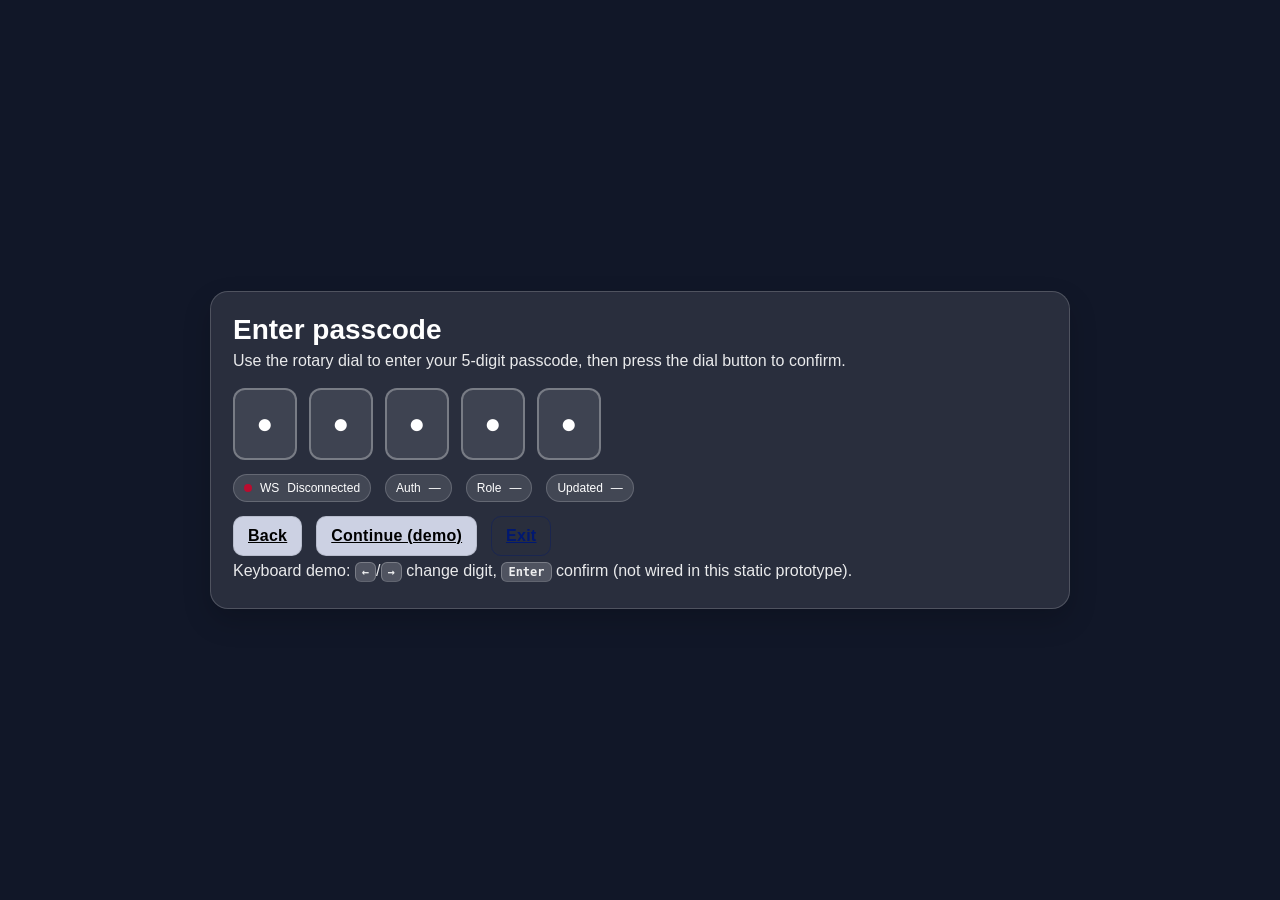
<file: 2.0/passcode.html>
<!DOCTYPE html>
<html lang="en">
<head>
	<meta charset="UTF-8">
	<meta name="viewport" content="width=device-width, initial-scale=1.0">
	<title>CAP-CDTS — Passcode</title>
	<link rel="stylesheet" href="cap-ui.css">
</head>
<body class="kiosk navy">

<div class="kiosk-card" role="main" aria-label="Enter passcode">
	<h1>Enter passcode</h1>
	<p>Use the rotary dial to enter your 5-digit passcode, then press the dial button to confirm.</p>

	<div class="passcode-boxes" aria-label="Passcode entry (placeholder)">
		<div class="pass-box">●</div>
		<div class="pass-box">●</div>
		<div class="pass-box">●</div>
		<div class="pass-box">●</div>
		<div class="pass-box">●</div>
	</div>

	<div class="kiosk-row" aria-label="Live status">
		<div class="pill">
			<span id="wsDot" class="dot neutral" aria-hidden="true"></span>
			<span>WS</span>
			<span id="wsText">Disconnected</span>
		</div>
		<div class="pill">
			<span>Auth</span>
			<span id="authText">—</span>
		</div>
		<div class="pill">
			<span>Role</span>
			<span id="roleText">—</span>
		</div>
		<div class="pill">
			<span>Updated</span>
			<span id="updatedText">—</span>
		</div>
	</div>

	<div class="kiosk-row">
		<a class="btn secondary" href="wake.html">Back</a>
		<a class="btn secondary" href="switches.html">Continue (demo)</a>
		<a class="btn ghost" href="index.html">Exit</a>
	</div>

	<p class="small">Keyboard demo: <kbd>←</kbd>/<kbd>→</kbd> change digit, <kbd>Enter</kbd> confirm (not wired in this static prototype).</p>
</div>

<script src="cap-ui.js"></script>
<script>
	(function () {
		"use strict";
		CAPUI.connectLiveState(function (state) {
			CAPUI.applyLiveStateToCommonBadges(state);
		});
	})();
</script>

</body>
</html>
</file>
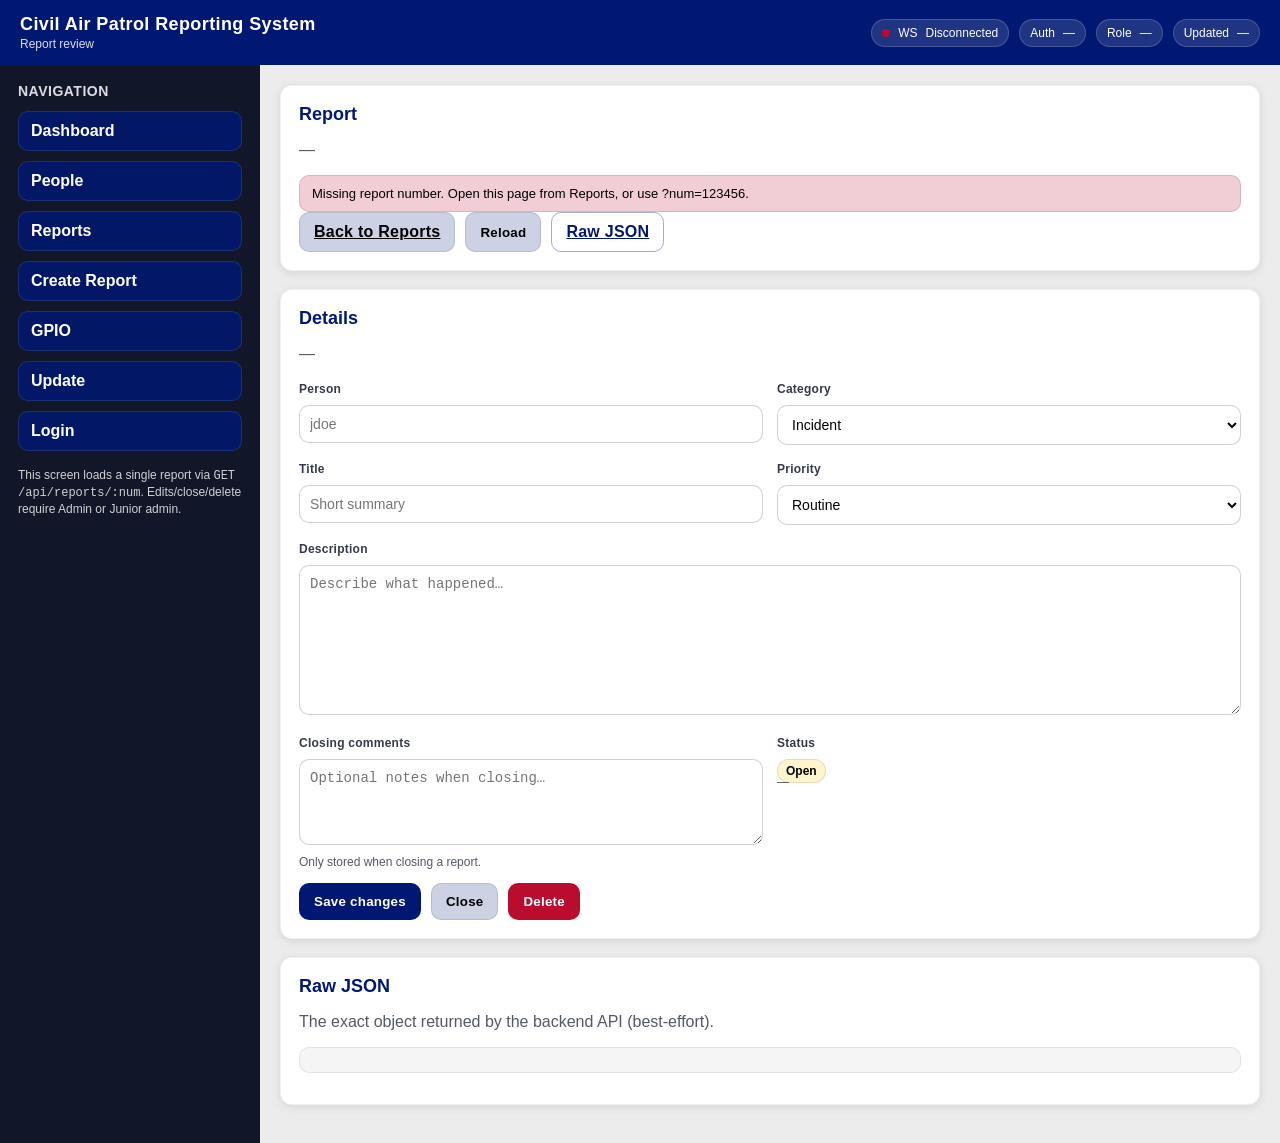
<file: 2.0/report.html>
<!DOCTYPE html>
<html lang="en">
<head>
	<meta charset="UTF-8">
	<meta name="viewport" content="width=device-width, initial-scale=1.0">
	<title>CAP Reporting System — Report</title>
	<link rel="stylesheet" href="cap-ui.css">
</head>
<body>

<a class="skip-link" href="#main">Skip to content</a>

<header class="app-header">
	<div class="title">
		<h1>Civil Air Patrol Reporting System</h1>
		<div class="subtitle">Report review</div>
	</div>
	<div class="status" aria-label="Live status">
		<div class="pill" title="WebSocket connection status">
			<span id="wsDot" class="dot neutral" aria-hidden="true"></span>
			<span>WS</span>
			<span id="wsText">Disconnected</span>
		</div>
		<div class="pill" title="Authentication stage">
			<span>Auth</span>
			<span id="authText">—</span>
		</div>
		<div class="pill" title="Current role">
			<span>Role</span>
			<span id="roleText">—</span>
		</div>
		<div class="pill" title="Last update timestamp">
			<span>Updated</span>
			<span id="updatedText">—</span>
		</div>
	</div>
</header>

<div class="container">
	<aside class="sidebar">
		<h2>Navigation</h2>
		<nav class="nav" aria-label="Primary">
			<a href="index.html">Dashboard</a>
			<a href="people.html">People</a>
			<a href="reports.html">Reports</a>
			<a href="create_report.html">Create Report</a>
			<a href="gpio.html">GPIO</a>
			<a href="update.html">Update</a>
			<a href="login.html">Login</a>
		</nav>
		<div class="note">
			This screen loads a single report via <code>GET /api/reports/:num</code>.
			Edits/close/delete require Admin or Junior admin.
		</div>
	</aside>

	<main class="main" id="main">
		<section class="card" aria-label="Report header">
			<h2 id="reportTitle">Report</h2>
			<p class="muted" id="reportSub">—</p>

			<div id="topMsg" class="alert neutral" style="display:none"></div>

			<div class="actions">
				<a class="btn secondary" href="reports.html">Back to Reports</a>
				<button class="btn secondary" id="reloadBtn" type="button">Reload</button>
				<a class="btn ghost" id="rawJsonBtn" href="#json">Raw JSON</a>
			</div>
		</section>

		<section class="card" aria-label="Report fields">
			<h2>Details</h2>
			<p class="muted" id="editHint">—</p>

			<form id="editForm">
				<div class="grid cols-2">
					<div>
						<label for="person">Person</label>
						<input id="person" name="person" autocomplete="off" placeholder="jdoe" required>
					</div>
					<div>
						<label for="category">Category</label>
						<select id="category" name="category" required>
							<option value="Incident">Incident</option>
							<option value="Safety">Safety</option>
							<option value="Compliance">Compliance</option>
							<option value="Other">Other</option>
						</select>
					</div>
				</div>

				<div class="grid cols-2">
					<div>
						<label for="title">Title</label>
						<input id="title" name="title" autocomplete="off" placeholder="Short summary" required>
					</div>
					<div>
						<label for="priority">Priority</label>
						<select id="priority" name="priority" required>
							<option value="Routine">Routine</option>
							<option value="Urgent">Urgent</option>
						</select>
					</div>
				</div>

				<label for="description">Description</label>
				<textarea id="description" name="description" rows="8" placeholder="Describe what happened…" required></textarea>

				<div class="grid cols-2" aria-label="Close controls">
					<div>
						<label for="closingComments">Closing comments</label>
						<textarea id="closingComments" name="closingComments" rows="4" placeholder="Optional notes when closing…"></textarea>
						<div class="help">Only stored when closing a report.</div>
					</div>
					<div>
						<label>Status</label>
						<div style="margin-top:8px">
							<span id="statusBadge" class="badge open">Open</span>
						</div>
						<div class="help" id="statusHelp">—</div>
					</div>
				</div>

				<div class="actions" id="editActions">
					<button class="btn" id="saveBtn" type="submit">Save changes</button>
					<button class="btn secondary" id="closeBtn" type="button">Close</button>
					<button class="btn secondary" id="reopenBtn" type="button" style="display:none">Reopen</button>
					<button class="btn danger" id="deleteBtn" type="button">Delete</button>
				</div>

				<div id="editMsg" class="alert neutral" style="display:none"></div>
			</form>
		</section>

		<section class="card" id="json" aria-label="Raw JSON">
			<h2>Raw JSON</h2>
			<p class="muted">The exact object returned by the backend API (best-effort).</p>
			<pre id="rawJson" style="white-space:pre-wrap; margin-top:12px; background:rgba(0,0,0,0.04); padding:12px; border-radius:10px; border:1px solid rgba(0,0,0,0.08);"></pre>
		</section>
	</main>
</div>

<script src="cap-ui.js"></script>
<script>
	(function () {
		"use strict";

		var reportNum = null;
		var loadedReport = null;
		var currentUser = CAPUI.getAuthUser();

		function showMsg(id, text, kind) {
			var el = document.getElementById(id);
			if (!el) return;
			el.style.display = "block";
			el.classList.remove("ok", "bad", "neutral");
			el.classList.add(kind || "neutral");
			el.textContent = text;
		}

		function hideMsg(id) {
			var el = document.getElementById(id);
			if (!el) return;
			el.style.display = "none";
		}

		function safeText(v) {
			if (v === null || v === undefined) return "";
			return String(v);
		}

		function parseNumFromUrl() {
			try {
				var params = new URLSearchParams(location.search || "");
				var n = params.get("num") || params.get("q") || null;
				if (!n && location.hash && location.hash.length > 1) {
					n = decodeURIComponent(location.hash.slice(1));
				}
				if (!n) return null;
				n = String(n).trim();
				if (!/^\d{1,10}$/.test(n)) return n; // allow backend to reject, but keep
				return n;
			} catch (_e) {
				return null;
			}
		}

		function normalizeLevel(lvl) {
			var n = parseInt(lvl, 10);
			if (n === 0) return 3; // legacy
			if (!Number.isFinite(n)) return 999;
			return n;
		}

		function canEditReports() {
			if (!currentUser) return false;
			var lvl = normalizeLevel(currentUser.level);
			return lvl === 1 || lvl === 2;
		}

		function setFormDisabled(disabled) {
			["person", "category", "title", "priority", "description", "closingComments"].forEach(function (id) {
				var el = document.getElementById(id);
				if (el) el.disabled = !!disabled;
			});

			var actions = document.getElementById("editActions");
			if (actions) actions.style.display = disabled ? "none" : "flex";
		}

		function isClosed(r) {
			return Boolean(r && (r.closed_at_utc ?? r.closedAtUtc ?? r.closed_at ?? r.closedAt));
		}

		function updateStatusBadge(r) {
			var badge = document.getElementById("statusBadge");
			var help = document.getElementById("statusHelp");
			var closeBtn = document.getElementById("closeBtn");
			var reopenBtn = document.getElementById("reopenBtn");
			if (!badge || !help) return;

			if (isClosed(r)) {
				badge.className = "badge closed";
				badge.textContent = "Closed";
				help.textContent = "Closed by " + safeText(r.closed_by || "—") + " at " + safeText(r.closed_at_utc || "—");
				if (closeBtn) closeBtn.style.display = "none";
				if (reopenBtn) reopenBtn.style.display = "inline-flex";
			} else {
				badge.className = "badge open";
				badge.textContent = "Open";
				help.textContent = "Opened by " + safeText(r.opened_by || "—") + " at " + safeText(r.created_at_utc || "—");
				if (closeBtn) closeBtn.style.display = "inline-flex";
				if (reopenBtn) reopenBtn.style.display = "none";
			}
		}

		function fillForm(r) {
			loadedReport = r;

			document.getElementById("reportTitle").textContent = "Report #" + safeText(r.num);
			document.getElementById("reportSub").textContent = safeText(r.title || "—") + " • " + safeText(r.person || "—");
			document.getElementById("person").value = safeText(r.person);
			document.getElementById("category").value = safeText(r.category || "Incident");
			document.getElementById("title").value = safeText(r.title);
			document.getElementById("priority").value = safeText(r.priority || "Routine");
			document.getElementById("description").value = safeText(r.description);
			document.getElementById("closingComments").value = safeText(r.closing_comments || "");

			updateStatusBadge(r);

			document.getElementById("rawJson").textContent = JSON.stringify(r, null, 2);

			var hint = document.getElementById("editHint");
			if (hint) {
				if (!currentUser) hint.textContent = "Log in to view reports.";
				else if (canEditReports()) hint.textContent = "You can edit fields, close/reopen, or delete this report.";
				else hint.textContent = "You can view this report, but you don't have permission to edit, close, or delete it.";
			}

			setFormDisabled(!canEditReports());
		}

		function buildPatchFromForm() {
			if (!loadedReport) return {};

			var patch = {};
			var person = (document.getElementById("person").value || "").trim();
			var title = (document.getElementById("title").value || "").trim();
			var category = (document.getElementById("category").value || "").trim();
			var priority = (document.getElementById("priority").value || "").trim();
			var description = (document.getElementById("description").value || "").trim();

			if (person !== safeText(loadedReport.person)) patch.person = person;
			if (title !== safeText(loadedReport.title)) patch.title = title;
			if (category !== safeText(loadedReport.category)) patch.category = category;
			if (priority !== safeText(loadedReport.priority)) patch.priority = priority;
			if (description !== safeText(loadedReport.description)) patch.description = description;

			return patch;
		}

		async function loadMe() {
			var resp = await CAPUI.apiGet("/api/auth/me");
			if (resp.ok && resp.data && resp.data.user) {
				currentUser = resp.data.user;
				CAPUI.setAuthUser(resp.data.user);
				return;
			}
			if (resp.status === 401) {
				currentUser = null;
				CAPUI.clearAuthUser();
			}
		}

		async function loadReport() {
			hideMsg("topMsg");
			hideMsg("editMsg");

			if (!reportNum) {
				showMsg("topMsg", "Missing report number. Open this page from Reports, or use ?num=123456.", "bad");
				return;
			}

			await loadMe();

			var resp = await CAPUI.apiGet("/api/reports/" + encodeURIComponent(reportNum));
			if (resp.ok && resp.data) {
				fillForm(resp.data);
				return;
			}

			if (resp.status === 401) {
				showMsg("topMsg", "Not logged in. Go to Login first.", "bad");
				setFormDisabled(true);
				return;
			}

			if (resp.status === 403) {
				showMsg("topMsg", "You are not allowed to view this report.", "bad");
				setFormDisabled(true);
				return;
			}

			if (resp.status === 404) {
				showMsg("topMsg", "Report #" + reportNum + " not found.", "bad");
				setFormDisabled(true);
				return;
			}

			showMsg("topMsg", "Could not load report (status " + resp.status + ").", "neutral");
			setFormDisabled(true);
		}

		async function onSave(evt) {
			evt.preventDefault();
			hideMsg("editMsg");

			if (!canEditReports()) {
				showMsg("editMsg", "You don't have permission to edit reports.", "bad");
				return;
			}

			var patch = buildPatchFromForm();
			if (!patch || Object.keys(patch).length === 0) {
				showMsg("editMsg", "No changes to save.", "neutral");
				return;
			}

			var resp = await CAPUI.apiJson("PATCH", "/api/reports/" + encodeURIComponent(reportNum), patch);
			if (resp.ok && resp.data) {
				showMsg("editMsg", "Saved.", "ok");
				fillForm(resp.data);
				return;
			}

			showMsg("editMsg", "Save failed (status " + resp.status + ").", resp.status === 401 || resp.status === 403 ? "bad" : "neutral");
		}

		async function onClose() {
			hideMsg("editMsg");
			if (!canEditReports()) {
				showMsg("editMsg", "You don't have permission to close reports.", "bad");
				return;
			}
			if (!loadedReport || isClosed(loadedReport)) {
				showMsg("editMsg", "Report is already closed.", "neutral");
				return;
			}

			if (!confirm("Close report #" + reportNum + "?")) return;

			var comments = (document.getElementById("closingComments").value || "").trim();
			var payload = { closed: true };
			if (comments) payload.closing_comments = comments;

			var resp = await CAPUI.apiJson("PATCH", "/api/reports/" + encodeURIComponent(reportNum), payload);
			if (resp.ok && resp.data) {
				showMsg("editMsg", "Report closed.", "ok");
				fillForm(resp.data);
				return;
			}

			showMsg("editMsg", "Close failed (status " + resp.status + ").", resp.status === 401 || resp.status === 403 ? "bad" : "neutral");
		}

		async function onReopen() {
			hideMsg("editMsg");
			if (!canEditReports()) {
				showMsg("editMsg", "You don't have permission to reopen reports.", "bad");
				return;
			}
			if (!loadedReport || !isClosed(loadedReport)) {
				showMsg("editMsg", "Report is already open.", "neutral");
				return;
			}

			if (!confirm("Reopen report #" + reportNum + "?")) return;

			var resp = await CAPUI.apiJson("PATCH", "/api/reports/" + encodeURIComponent(reportNum), { closed: false });
			if (resp.ok && resp.data) {
				showMsg("editMsg", "Report reopened.", "ok");
				fillForm(resp.data);
				return;
			}

			showMsg("editMsg", "Reopen failed (status " + resp.status + ").", resp.status === 401 || resp.status === 403 ? "bad" : "neutral");
		}

		async function onDelete() {
			hideMsg("editMsg");
			if (!canEditReports()) {
				showMsg("editMsg", "You don't have permission to delete reports.", "bad");
				return;
			}
			if (!confirm("Delete report #" + reportNum + "? This cannot be undone.")) return;

			var resp = await CAPUI.apiJson("DELETE", "/api/reports/" + encodeURIComponent(reportNum));
			if (resp.ok) {
				showMsg("editMsg", "Report deleted.", "ok");
				setTimeout(function () {
					location.href = "reports.html";
				}, 700);
				return;
			}

			showMsg("editMsg", "Delete failed (status " + resp.status + ").", resp.status === 401 || resp.status === 403 ? "bad" : "neutral");
		}

		CAPUI.markActiveNav();
		CAPUI.connectLiveState(function (state) {
			CAPUI.applyLiveStateToCommonBadges(state);
		});

		reportNum = parseNumFromUrl();

		document.getElementById("reloadBtn").addEventListener("click", loadReport);
		document.getElementById("editForm").addEventListener("submit", onSave);
		document.getElementById("closeBtn").addEventListener("click", onClose);
		document.getElementById("reopenBtn").addEventListener("click", onReopen);
		document.getElementById("deleteBtn").addEventListener("click", onDelete);

		loadReport();
	})();
</script>

</body>
</html>
</file>
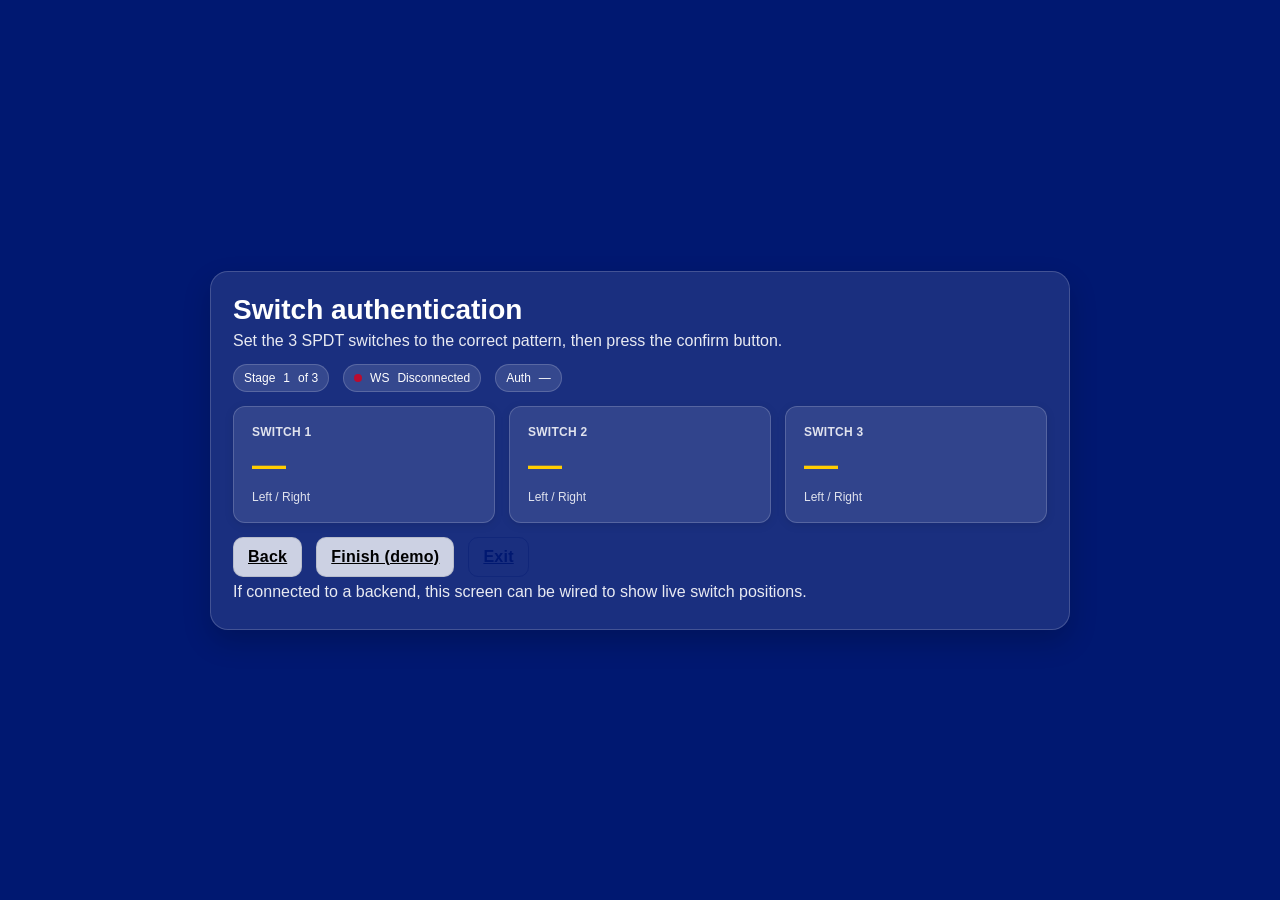
<file: 2.0/switches.html>
<!DOCTYPE html>
<html lang="en">
<head>
	<meta charset="UTF-8">
	<meta name="viewport" content="width=device-width, initial-scale=1.0">
	<title>CAP-CDTS — Switch Pattern</title>
	<link rel="stylesheet" href="cap-ui.css">
</head>
<body class="kiosk blue">

<div class="kiosk-card" role="main" aria-label="Switch pattern authentication">
	<h1>Switch authentication</h1>
	<p>Set the 3 SPDT switches to the correct pattern, then press the confirm button.</p>

	<div class="kiosk-row" aria-label="Stage">
		<div class="pill">
			<span>Stage</span>
			<span id="stageText">1</span>
			<span>of 3</span>
		</div>
		<div class="pill">
			<span id="wsDot" class="dot neutral" aria-hidden="true"></span>
			<span>WS</span>
			<span id="wsText">Disconnected</span>
		</div>
		<div class="pill">
			<span>Auth</span>
			<span id="authText">—</span>
		</div>
	</div>

	<div class="grid cols-3" style="margin-top:14px" aria-label="Switch positions (placeholder)">
		<div class="card" style="background:rgba(255,255,255,0.10); border-color:rgba(255,255,255,0.18)">
			<div class="stat-label" style="color:rgba(255,255,255,0.85)">Switch 1</div>
			<div class="stat-value" style="color:var(--yellow)" id="sw1">—</div>
			<div class="stat-sub" style="color:rgba(255,255,255,0.85)">Left / Right</div>
		</div>
		<div class="card" style="background:rgba(255,255,255,0.10); border-color:rgba(255,255,255,0.18)">
			<div class="stat-label" style="color:rgba(255,255,255,0.85)">Switch 2</div>
			<div class="stat-value" style="color:var(--yellow)" id="sw2">—</div>
			<div class="stat-sub" style="color:rgba(255,255,255,0.85)">Left / Right</div>
		</div>
		<div class="card" style="background:rgba(255,255,255,0.10); border-color:rgba(255,255,255,0.18)">
			<div class="stat-label" style="color:rgba(255,255,255,0.85)">Switch 3</div>
			<div class="stat-value" style="color:var(--yellow)" id="sw3">—</div>
			<div class="stat-sub" style="color:rgba(255,255,255,0.85)">Left / Right</div>
		</div>
	</div>

	<div class="kiosk-row">
		<a class="btn secondary" href="passcode.html">Back</a>
		<a class="btn secondary" href="index.html">Finish (demo)</a>
		<a class="btn ghost" href="index.html">Exit</a>
	</div>

	<p class="small">If connected to a backend, this screen can be wired to show live switch positions.</p>
</div>

<script src="cap-ui.js"></script>
<script>
	(function () {
		"use strict";

		function setText(id, text) {
			var el = document.getElementById(id);
			if (!el) return;
			el.textContent = text;
		}

		function stageFromAuthStage(stage) {
			if (!stage) return null;
			var s = String(stage);
			var m = s.match(/(Pattern|Switch)(\d)/i);
			if (m && m[2]) return m[2];
			return null;
		}

		function applySwitches(state) {
			try {
				var spdt = state && (state.spdt || state.switches || null);
				if (spdt) {
					setText("sw1", spdt.s1?.position ?? spdt[0]?.position ?? spdt.s1 ?? "—");
					setText("sw2", spdt.s2?.position ?? spdt[1]?.position ?? spdt.s2 ?? "—");
					setText("sw3", spdt.s3?.position ?? spdt[2]?.position ?? spdt.s3 ?? "—");
				}
			} catch (_e) {
				// ignore
			}
		}

		// Allow manual demo staging via ?stage=1|2|3
		try {
			var params = new URLSearchParams(location.search || "");
			var stage = params.get("stage");
			if (stage) setText("stageText", stage);
		} catch (_e) {
			// ignore
		}

		CAPUI.connectLiveState(function (state) {
			CAPUI.applyLiveStateToCommonBadges(state);
			applySwitches(state);
			try {
				var st = stageFromAuthStage(state && state.auth ? state.auth.stage : null);
				if (st) setText("stageText", st);
			} catch (_e) {
				// ignore
			}
		});
	})();
</script>

</body>
</html>
</file>
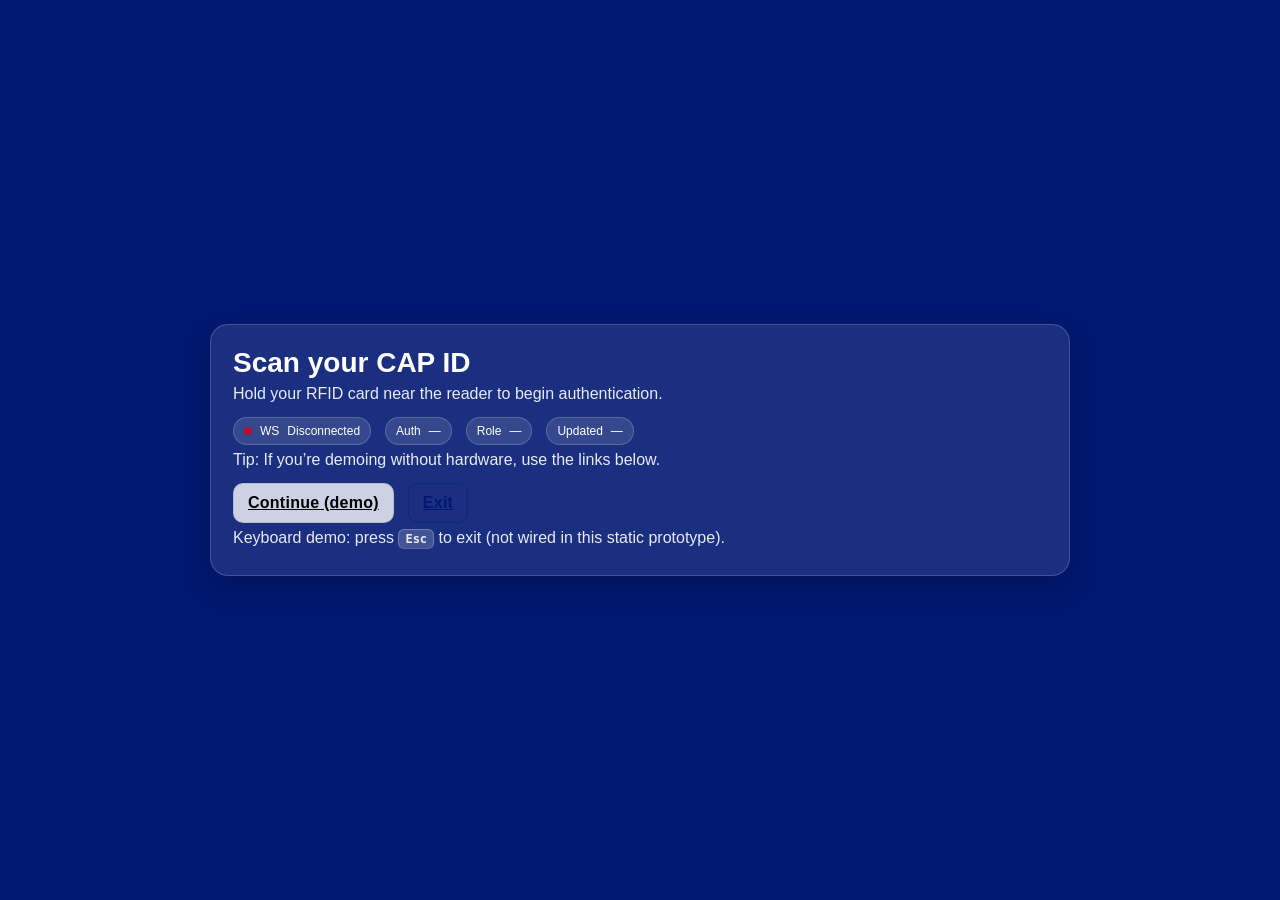
<file: 2.0/wake.html>
<!DOCTYPE html>
<html lang="en">
<head>
	<meta charset="UTF-8">
	<meta name="viewport" content="width=device-width, initial-scale=1.0">
	<title>CAP-CDTS — Scan Badge</title>
	<link rel="stylesheet" href="cap-ui.css">
</head>
<body class="kiosk blue">

<div class="kiosk-card" role="main" aria-label="Scan badge">
	<h1>Scan your CAP ID</h1>
	<p>Hold your RFID card near the reader to begin authentication.</p>

	<div class="kiosk-row" aria-label="Live status">
		<div class="pill">
			<span id="wsDot" class="dot neutral" aria-hidden="true"></span>
			<span>WS</span>
			<span id="wsText">Disconnected</span>
		</div>
		<div class="pill">
			<span>Auth</span>
			<span id="authText">—</span>
		</div>
		<div class="pill">
			<span>Role</span>
			<span id="roleText">—</span>
		</div>
		<div class="pill">
			<span>Updated</span>
			<span id="updatedText">—</span>
		</div>
	</div>

	<p class="small">Tip: If you’re demoing without hardware, use the links below.</p>
	<div class="kiosk-row">
		<a class="btn secondary" href="passcode.html">Continue (demo)</a>
		<a class="btn ghost" href="index.html">Exit</a>
	</div>

	<p class="small">Keyboard demo: press <kbd>Esc</kbd> to exit (not wired in this static prototype).</p>
</div>

<script src="cap-ui.js"></script>
<script>
	(function () {
		"use strict";
		CAPUI.connectLiveState(function (state) {
			CAPUI.applyLiveStateToCommonBadges(state);
		});
	})();
</script>

</body>
</html>
</file>
<file: 2.0/cap-ui.css>
/*
  CAP Brand Palette
  Primary:
    Symbol Blue   #001871
    Silver Gray   #9ea2a2
  Secondary/Accent:
    Scarlet Red   #ba0c2f
    Air Force Yellow #ffcd00
    Black         #000000
    White         #ffffff
  Supplemental (20%):
    Blue 20%      #ccd1e3
    Red 20%       #f1ced5
    Yellow 20%    #fff5cc
    Gray 20%      #ececec
  Limited Use:
    CAP Navy      #111728
    Sky Blue      #99b9ca
*/

:root {
    --blue: #001871;
    --gray: #9ea2a2;
    --red: #ba0c2f;
    --yellow: #ffcd00;
    --black: #000000;
    --white: #ffffff;

    --blue-light: #ccd1e3;
    --red-light: #f1ced5;
    --yellow-light: #fff5cc;
    --gray-light: #ececec;

    --navy: #111728;
    --sky: #99b9ca;

    --page-bg: var(--gray-light);
    --surface: var(--white);
    --text: var(--black);
    --muted: rgba(17, 23, 40, 0.72);

    --radius: 12px;
    --shadow: 0 2px 10px rgba(0, 0, 0, 0.10);
    --shadow-strong: 0 12px 28px rgba(0, 0, 0, 0.18);
}

* { box-sizing: border-box; }

html, body {
    height: 100%;
}

body {
    margin: 0;
    font-family: Arial, sans-serif;
    background: var(--page-bg);
    color: var(--text);
}

a { color: inherit; }

a.skip-link {
    position: absolute;
    left: -999px;
    top: auto;
    width: 1px;
    height: 1px;
    overflow: hidden;
}

a.skip-link:focus {
    left: 12px;
    top: 12px;
    width: auto;
    height: auto;
    padding: 8px 12px;
    background: var(--yellow);
    color: var(--black);
    border-radius: 8px;
    z-index: 9999;
}

/* Header */
header.app-header {
    background: var(--blue);
    color: var(--white);
    padding: 14px 20px;
    display: flex;
    align-items: center;
    justify-content: space-between;
    gap: 16px;
}

header.app-header .title {
    display: flex;
    flex-direction: column;
    gap: 2px;
}

header.app-header h1 {
    margin: 0;
    font-size: 18px;
    letter-spacing: 0.4px;
}

header.app-header .subtitle {
    font-size: 12px;
    color: rgba(255,255,255,0.86);
}

header.app-header .status {
    display: flex;
    gap: 10px;
    align-items: center;
    flex-wrap: wrap;
    justify-content: flex-end;
}

.pill {
    display: inline-flex;
    align-items: center;
    gap: 8px;
    padding: 6px 10px;
    border-radius: 999px;
    font-size: 12px;
    background: rgba(255,255,255,0.12);
    border: 1px solid rgba(255,255,255,0.18);
}

.dot {
    width: 8px;
    height: 8px;
    border-radius: 999px;
    background: var(--yellow);
}

.dot.ok { background: var(--yellow); }
.dot.bad { background: var(--red); }
.dot.neutral { background: var(--sky); }

/* Layout */
.container {
    display: flex;
    min-height: calc(100vh - 56px);
}

.sidebar {
    width: 260px;
    background: var(--navy);
    color: var(--white);
    padding: 18px;
}

.sidebar h2 {
    margin: 0 0 12px 0;
    font-size: 14px;
    letter-spacing: 0.5px;
    text-transform: uppercase;
    color: rgba(255,255,255,0.85);
}

.nav {
    display: grid;
    gap: 10px;
}

.nav a {
    display: block;
    padding: 10px 12px;
    border-radius: 10px;
    text-decoration: none;
    background: rgba(0, 24, 113, 0.85);
    border: 1px solid rgba(255,255,255,0.10);
    color: var(--white);
    font-weight: 700;
}

.nav a:hover {
    background: var(--sky);
    color: var(--black);
}

.nav a[aria-current="page"] {
    background: var(--yellow);
    color: var(--black);
    border-color: rgba(0,0,0,0.25);
}

.sidebar .note {
    margin-top: 16px;
    font-size: 12px;
    color: rgba(255,255,255,0.8);
    line-height: 1.35;
}

.main {
    flex: 1;
    padding: 20px;
}

/* Cards */
.card {
    background: var(--surface);
    border-radius: var(--radius);
    box-shadow: var(--shadow);
    padding: 18px;
    margin-bottom: 18px;
    border: 1px solid rgba(0,0,0,0.06);
}

.card h2 {
    margin: 0 0 10px 0;
    font-size: 18px;
    color: var(--blue);
}

.card .muted {
    color: var(--muted);
}

.grid {
    display: grid;
    gap: 14px;
}

.grid .card {
    margin-bottom: 0;
}

.stat-label {
    font-size: 12px;
    font-weight: 800;
    letter-spacing: 0.25px;
    color: rgba(17,23,40,0.72);
    text-transform: uppercase;
}

.stat-value {
    margin-top: 6px;
    font-size: 34px;
    font-weight: 900;
    letter-spacing: 0.5px;
    color: var(--blue);
}

.stat-sub {
    margin-top: 6px;
    font-size: 12px;
    color: var(--muted);
}

.grid.cols-2 {
    grid-template-columns: repeat(2, minmax(0, 1fr));
}

.grid.cols-3 {
    grid-template-columns: repeat(3, minmax(0, 1fr));
}

@media (max-width: 980px) {
    .sidebar { width: 220px; }
    .grid.cols-3 { grid-template-columns: 1fr; }
    .grid.cols-2 { grid-template-columns: 1fr; }
}

@media (max-width: 760px) {
    .container { flex-direction: column; }
    .sidebar { width: 100%; height: auto; }
}

/* Forms */
label {
    font-size: 12px;
    font-weight: 700;
    letter-spacing: 0.25px;
    color: rgba(17,23,40,0.85);
}

input, textarea, select {
    width: 100%;
    padding: 10px;
    margin-top: 8px;
    margin-bottom: 14px;
    border: 1px solid rgba(0,0,0,0.18);
    border-radius: 10px;
    background: var(--white);
    color: var(--black);
    font-size: 14px;
}

textarea { resize: vertical; }

.help {
    margin-top: -8px;
    margin-bottom: 14px;
    font-size: 12px;
    color: var(--muted);
}

/* Buttons */
.btn {
    display: inline-flex;
    align-items: center;
    justify-content: center;
    gap: 8px;
    padding: 10px 14px;
    border-radius: 10px;
    border: 1px solid transparent;
    cursor: pointer;
    font-weight: 800;
    letter-spacing: 0.25px;
    background: var(--blue);
    color: var(--white);
}

.btn:hover { background: var(--sky); color: var(--black); }

.btn:focus-visible {
    outline: 3px solid var(--yellow);
    outline-offset: 2px;
}

.btn.secondary {
    background: var(--blue-light);
    color: var(--black);
    border-color: rgba(0,0,0,0.10);
}

.btn.secondary:hover { background: var(--sky); }

.btn.danger {
    background: var(--red);
    color: var(--white);
}

.btn.danger:hover { background: rgba(186, 12, 47, 0.85); color: var(--white); }

.btn.ghost {
    background: transparent;
    color: var(--blue);
    border-color: rgba(0, 24, 113, 0.35);
}

.btn.ghost:hover {
    background: var(--blue-light);
    color: var(--black);
}

.actions {
    display: flex;
    gap: 10px;
    flex-wrap: wrap;
}

.alert {
    margin-top: 10px;
    padding: 10px 12px;
    border-radius: 10px;
    border: 1px solid rgba(0,0,0,0.12);
    font-size: 13px;
}

.alert.ok {
    background: var(--yellow-light);
    color: var(--black);
}

.alert.bad {
    background: var(--red-light);
    color: var(--black);
}

.alert.neutral {
    background: var(--blue-light);
    color: var(--black);
}

/* Tables */
.table {
    width: 100%;
    border-collapse: collapse;
    overflow: hidden;
    border-radius: 10px;
}

.table th, .table td {
    padding: 10px;
    border-bottom: 1px solid var(--gray-light);
    text-align: left;
    vertical-align: top;
    font-size: 14px;
}

.table th {
    background: var(--blue-light);
    color: var(--black);
    font-weight: 800;
}

.table tr:hover td {
    background: rgba(204, 209, 227, 0.35);
}

.badge {
    display: inline-flex;
    align-items: center;
    padding: 4px 8px;
    border-radius: 999px;
    font-size: 12px;
    font-weight: 800;
}

.badge.open { background: var(--yellow-light); color: var(--black); border: 1px solid rgba(0,0,0,0.10); }
.badge.closed { background: var(--gray); color: var(--white); }
.badge.warning { background: var(--red-light); color: var(--black); border: 1px solid rgba(0,0,0,0.10); }

/* Kiosk auth screens */
.kiosk {
    min-height: 100vh;
    display: flex;
    align-items: center;
    justify-content: center;
    padding: 22px;
}

.kiosk.blue { background: var(--blue); color: var(--white); }
.kiosk.navy { background: var(--navy); color: var(--white); }

.kiosk-card {
    width: min(860px, 100%);
    background: rgba(255,255,255,0.10);
    border: 1px solid rgba(255,255,255,0.18);
    border-radius: 18px;
    padding: 22px;
    box-shadow: var(--shadow-strong);
    backdrop-filter: blur(2px);
}

.kiosk-card h1 {
    margin: 0 0 6px 0;
    font-size: 28px;
}

.kiosk-card p {
    margin: 6px 0;
    font-size: 16px;
    color: rgba(255,255,255,0.90);
}

.kiosk-row {
    display: flex;
    gap: 14px;
    flex-wrap: wrap;
    margin-top: 14px;
}

.passcode-boxes {
    display: flex;
    gap: 12px;
    margin: 18px 0 10px 0;
    flex-wrap: wrap;
}

.pass-box {
    width: 64px;
    height: 72px;
    border-radius: 12px;
    background: rgba(255,255,255,0.10);
    border: 2px solid rgba(255,255,255,0.30);
    display: flex;
    align-items: center;
    justify-content: center;
    font-size: 28px;
    font-weight: 900;
}

.small {
    font-size: 12px;
    color: rgba(255,255,255,0.86);
}

kbd {
    background: rgba(255,255,255,0.18);
    border: 1px solid rgba(255,255,255,0.24);
    border-bottom-color: rgba(255,255,255,0.10);
    padding: 2px 6px;
    border-radius: 6px;
    font-size: 12px;
    font-weight: 800;
}
</file>
